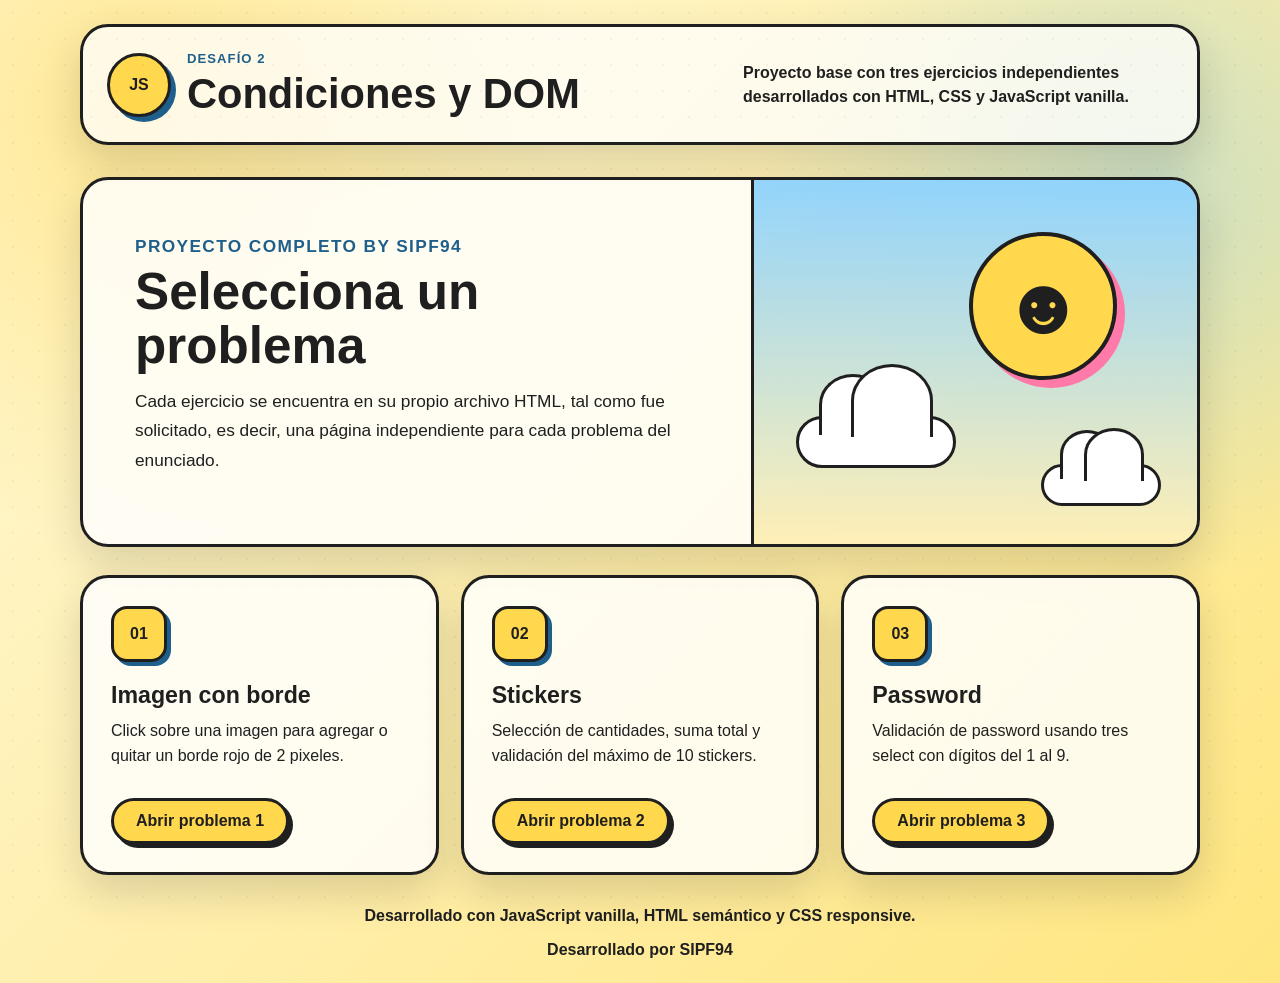
<file: index.html>
<!DOCTYPE html>
<html lang="es">
<head>
  <meta charset="UTF-8" />
  <meta name="viewport" content="width=device-width, initial-scale=1.0" />
  <title>Desafío Condiciones | Inicio</title>
  <link rel="stylesheet" href="css/styles.css" />
</head>
<body>
  <header class="site-header">
    <div class="brand">
      <span class="brand__badge">JS</span>
      <div>
        <p class="brand__eyebrow">Desafío 2</p>
        <h1>Condiciones y DOM</h1>
      </div>
    </div>
    <p class="site-header__description">
      Proyecto base con tres ejercicios independientes desarrollados con HTML, CSS y JavaScript vanilla.
    </p>
  </header>

  <main class="container">
    <section class="hero-card">
      <div class="hero-card__content">
        <p class="section-label">Proyecto completo by SIPF94</p>
        <h2>Selecciona un problema</h2>
        <p>
          Cada ejercicio se encuentra en su propio archivo HTML, tal como fue solicitado, es decir,
         una página independiente para cada problema del enunciado.
        </p>
      </div>
      <div class="hero-card__illustration" aria-hidden="true">
        <span class="sun-face">☻</span>
        <span class="cloud cloud--one"></span>
        <span class="cloud cloud--two"></span>
      </div>
    </section>

    <section class="menu-grid" aria-label="Listado de problemas">
      <article class="menu-card">
        <span class="menu-card__number">01</span>
        <h3>Imagen con borde</h3>
        <p>
          Click sobre una imagen para agregar o quitar un borde rojo de 2 pixeles.
        </p>
        <a class="button" href="problema-1.html">Abrir problema 1</a>
      </article>

      <article class="menu-card">
        <span class="menu-card__number">02</span>
        <h3>Stickers</h3>
        <p>
          Selección de cantidades, suma total y validación del máximo de 10 stickers.
        </p>
        <a class="button" href="problema-2.html">Abrir problema 2</a>
      </article>

      <article class="menu-card">
        <span class="menu-card__number">03</span>
        <h3>Password</h3>
        <p>
          Validación de password usando tres select con dígitos del 1 al 9.
        </p>
        <a class="button" href="problema-3.html">Abrir problema 3</a>
      </article>
    </section>
  </main>

  <footer class="site-footer">
    <p>Desarrollado con JavaScript vanilla, HTML semántico y CSS responsive.</p>
    <p>Desarrollado por SIPF94</p>
  </footer>
</body>
</html>
</file>
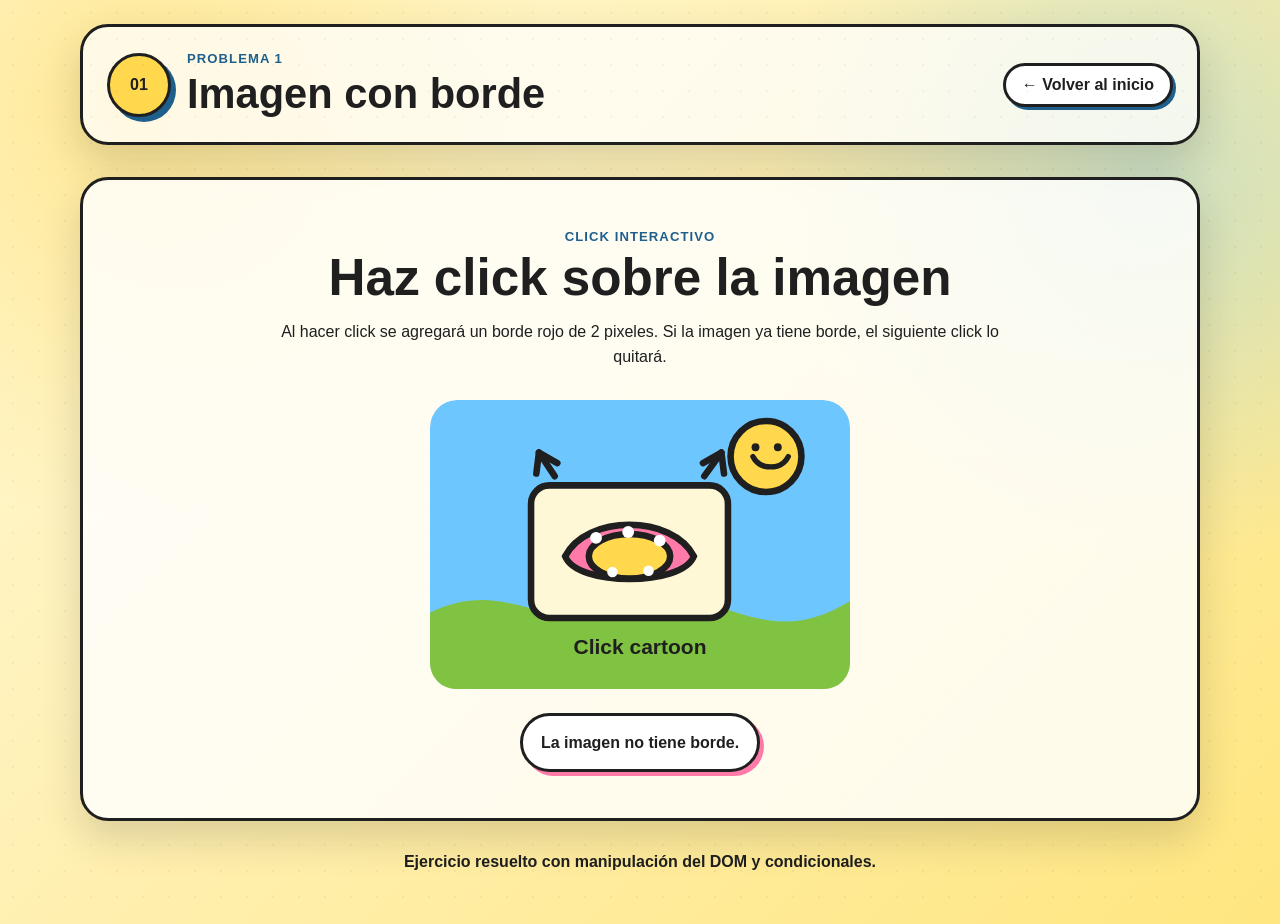
<file: problema-1.html>
<!DOCTYPE html>
<html lang="es">
<head>
  <meta charset="UTF-8" />
  <meta name="viewport" content="width=device-width, initial-scale=1.0" />
  <title>Problema 1 | Imagen con borde</title>
  <link rel="stylesheet" href="css/styles.css" />
</head>
<body>
  <header class="site-header">
    <div class="brand">
      <span class="brand__badge">01</span>
      <div>
        <p class="brand__eyebrow">Problema 1</p>
        <h1>Imagen con borde</h1>
      </div>
    </div>
    <a class="back-link" href="index.html">← Volver al inicio</a>
  </header>

  <main class="container">
    <section class="challenge-card">
      <p class="section-label">Click interactivo</p>
      <h2>Haz click sobre la imagen</h2>
      <p>
        Al hacer click se agregará un borde rojo de 2 pixeles. Si la imagen ya tiene borde,
        el siguiente click lo quitará.
      </p>

      <div class="single-image-wrapper">
        <img
          id="toggleBorderImage"
          class="single-challenge-image"
          src="assets/img/cartoon-card.svg"
          alt="Ilustración cartoon amarilla original"
        />
      </div>

      <p id="borderStatus" class="result-message" aria-live="polite">
        La imagen no tiene borde.
      </p>
    </section>
  </main>

  <footer class="site-footer">
    <p>Ejercicio resuelto con manipulación del DOM y condicionales.</p>
  </footer>

  <script src="js/problema1.js"></script>
</body>
</html>
</file>
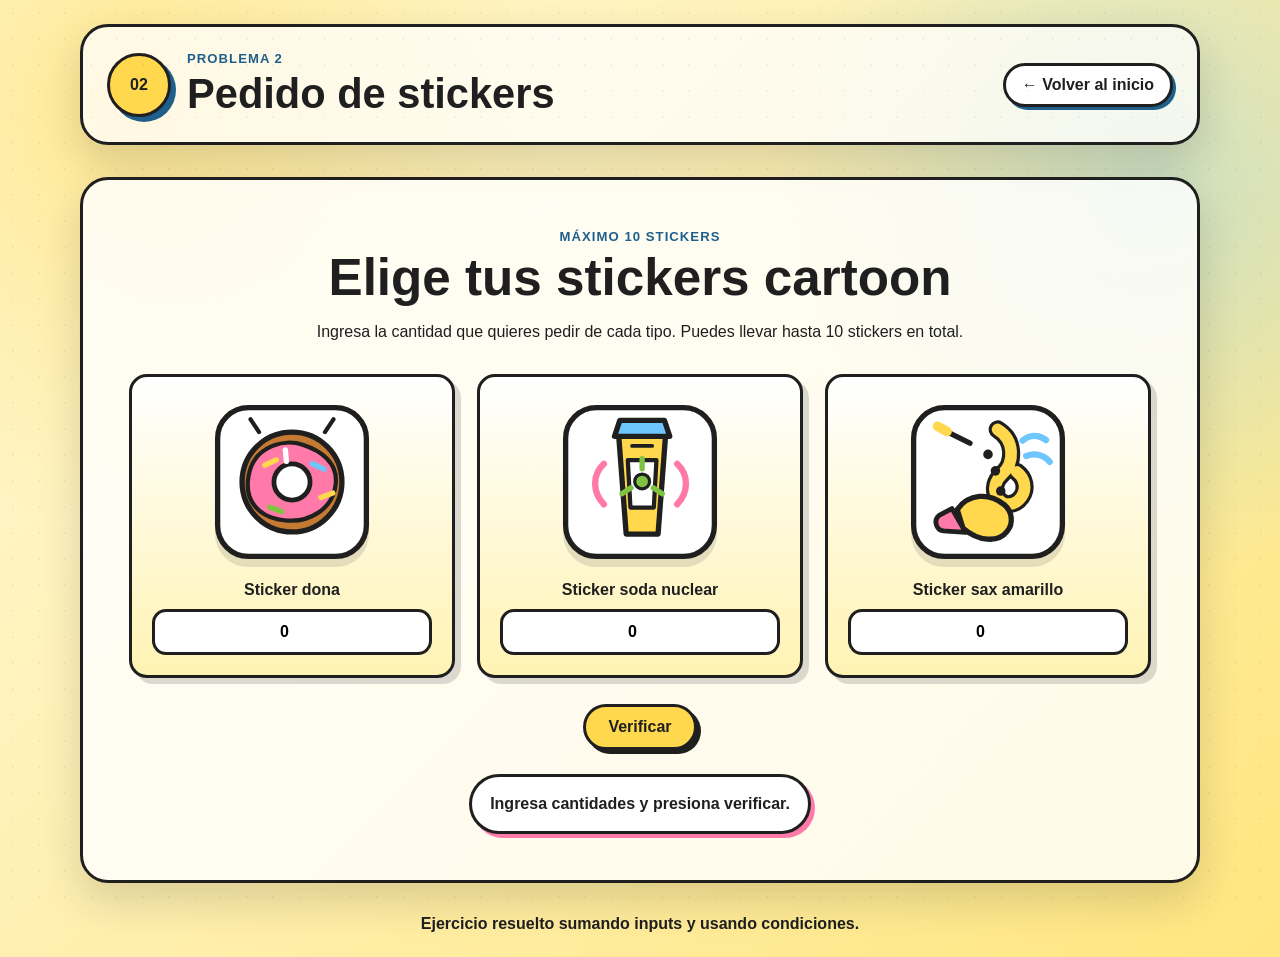
<file: problema-2.html>
<!DOCTYPE html>
<html lang="es">
<head>
  <meta charset="UTF-8" />
  <meta name="viewport" content="width=device-width, initial-scale=1.0" />
  <title>Problema 2 | Stickers</title>
  <link rel="stylesheet" href="css/styles.css" />
</head>
<body>
  <header class="site-header">
    <div class="brand">
      <span class="brand__badge">02</span>
      <div>
        <p class="brand__eyebrow">Problema 2</p>
        <h1>Pedido de stickers</h1>
      </div>
    </div>
    <a class="back-link" href="index.html">← Volver al inicio</a>
  </header>

  <main class="container">
    <section class="challenge-card">
      <p class="section-label">Máximo 10 stickers</p>
      <h2>Elige tus stickers cartoon</h2>
      <p>
        Ingresa la cantidad que quieres pedir de cada tipo. Puedes llevar hasta 10 stickers en total.
      </p>

      <div class="stickers-grid">
        <article class="sticker-card">
          <img src="assets/img/sticker-donut.svg" alt="Sticker original de dona rosada" />
          <label for="stickerDonut">Sticker dona</label>
          <input
            id="stickerDonut"
            class="sticker-input"
            type="number"
            min="0"
            max="10"
            step="1"
            value="0"
          />
        </article>

        <article class="sticker-card">
          <img src="assets/img/sticker-nuclear-soda.svg" alt="Sticker original de bebida amarilla cartoon" />
          <label for="stickerSoda">Sticker soda nuclear</label>
          <input
            id="stickerSoda"
            class="sticker-input"
            type="number"
            min="0"
            max="10"
            step="1"
            value="0"
          />
        </article>

        <article class="sticker-card">
          <img src="assets/img/sticker-sax.svg" alt="Sticker original de saxofón amarillo cartoon" />
          <label for="stickerSax">Sticker sax amarillo</label>
          <input
            id="stickerSax"
            class="sticker-input"
            type="number"
            min="0"
            max="10"
            step="1"
            value="0"
          />
        </article>
      </div>

      <button id="verifyStickersButton" class="button button--center" type="button">
        Verificar
      </button>

      <p id="stickersResult" class="result-message" aria-live="polite">
        Ingresa cantidades y presiona verificar.
      </p>
    </section>
  </main>

  <footer class="site-footer">
    <p>Ejercicio resuelto sumando inputs y usando condiciones.</p>
  </footer>

  <script src="js/problema2.js"></script>
</body>
</html>
</file>
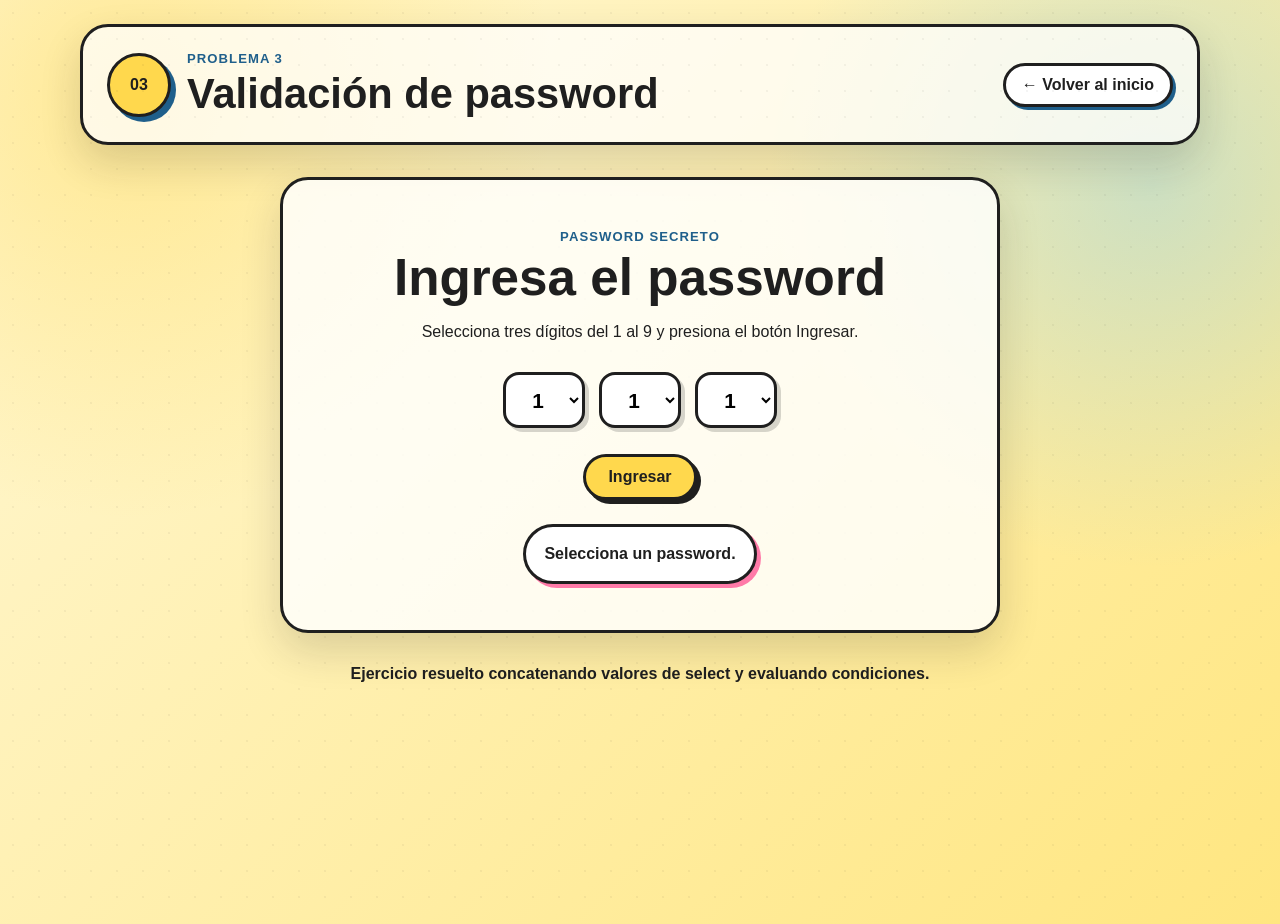
<file: problema-3.html>
<!DOCTYPE html>
<html lang="es">
<head>
  <meta charset="UTF-8" />
  <meta name="viewport" content="width=device-width, initial-scale=1.0" />
  <title>Problema 3 | Password</title>
  <link rel="stylesheet" href="css/styles.css" />
</head>
<body>
  <header class="site-header">
    <div class="brand">
      <span class="brand__badge">03</span>
      <div>
        <p class="brand__eyebrow">Problema 3</p>
        <h1>Validación de password</h1>
      </div>
    </div>
    <a class="back-link" href="index.html">← Volver al inicio</a>
  </header>

  <main class="container">
    <section class="challenge-card password-panel">
      <p class="section-label">Password secreto</p>
      <h2>Ingresa el password</h2>
      <p>
        Selecciona tres dígitos del 1 al 9 y presiona el botón Ingresar.
      </p>

      <div class="password-selects" aria-label="Selectores de password">
        <select id="passwordDigitOne" aria-label="Primer dígito">
          <option value="1">1</option>
          <option value="2">2</option>
          <option value="3">3</option>
          <option value="4">4</option>
          <option value="5">5</option>
          <option value="6">6</option>
          <option value="7">7</option>
          <option value="8">8</option>
          <option value="9">9</option>
        </select>

        <select id="passwordDigitTwo" aria-label="Segundo dígito">
          <option value="1">1</option>
          <option value="2">2</option>
          <option value="3">3</option>
          <option value="4">4</option>
          <option value="5">5</option>
          <option value="6">6</option>
          <option value="7">7</option>
          <option value="8">8</option>
          <option value="9">9</option>
        </select>

        <select id="passwordDigitThree" aria-label="Tercer dígito">
          <option value="1">1</option>
          <option value="2">2</option>
          <option value="3">3</option>
          <option value="4">4</option>
          <option value="5">5</option>
          <option value="6">6</option>
          <option value="7">7</option>
          <option value="8">8</option>
          <option value="9">9</option>
        </select>
      </div>

      <button id="passwordButton" class="button button--center" type="button">
        Ingresar
      </button>

      <p id="passwordResult" class="result-message" aria-live="polite">
        Selecciona un password.
      </p>
    </section>
  </main>

  <footer class="site-footer">
    <p>Ejercicio resuelto concatenando valores de select y evaluando condiciones.</p>
  </footer>

  <script src="js/problema3.js"></script>
</body>
</html>
</file>
<file: css/styles.css>
:root {
  --yellow: #ffd84d;
  --yellow-strong: #ffc400;
  --blue: #6ec6ff;
  --blue-dark: #1f5f8b;
  --red: #e21b1b;
  --pink: #ff7aa8;
  --green: #80c342;
  --ink: #1f1f1f;
  --paper: #fff8d7;
  --white: #ffffff;
  --shadow: 0 18px 40px rgba(31, 31, 31, 0.16);
  --radius-lg: 28px;
  --radius-md: 18px;
  --max-width: 1120px;
}

* {
  box-sizing: border-box;
}

body {
  margin: 0;
  font-family: "Trebuchet MS", Arial, sans-serif;
  color: var(--ink);
  background:
    radial-gradient(circle at 10% 10%, rgba(255, 216, 77, 0.45), transparent 30%),
    radial-gradient(circle at 90% 20%, rgba(110, 198, 255, 0.35), transparent 28%),
    linear-gradient(135deg, #fff8d7 0%, #ffe680 100%);
  min-height: 100vh;
}

body::before {
  content: "";
  position: fixed;
  inset: 0;
  pointer-events: none;
  opacity: 0.25;
  background-image:
    radial-gradient(circle, rgba(31, 31, 31, 0.18) 1px, transparent 1px);
  background-size: 26px 26px;
}

img {
  max-width: 100%;
  display: block;
}

button,
input,
select {
  font: inherit;
}

.site-header {
  width: min(var(--max-width), calc(100% - 32px));
  margin: 24px auto 0;
  padding: 24px;
  display: flex;
  justify-content: space-between;
  gap: 20px;
  align-items: center;
  background: rgba(255, 255, 255, 0.74);
  border: 3px solid var(--ink);
  border-radius: var(--radius-lg);
  box-shadow: var(--shadow);
}

.brand {
  display: flex;
  align-items: center;
  gap: 16px;
}

.brand__badge {
  width: 64px;
  height: 64px;
  display: grid;
  place-items: center;
  border: 3px solid var(--ink);
  border-radius: 50%;
  background: var(--yellow);
  color: var(--ink);
  font-weight: 900;
  box-shadow: 5px 5px 0 var(--blue-dark);
}

.brand__eyebrow,
.section-label {
  margin: 0 0 4px;
  color: var(--blue-dark);
  text-transform: uppercase;
  letter-spacing: 0.08em;
  font-weight: 900;
  font-size: 0.82rem;
}

h1,
h2,
h3,
p {
  margin-top: 0;
}

h1 {
  margin-bottom: 0;
  font-size: clamp(1.6rem, 4vw, 2.6rem);
}

h2 {
  font-size: clamp(1.8rem, 5vw, 3.2rem);
  line-height: 1.05;
  margin-bottom: 14px;
}

h3 {
  font-size: 1.45rem;
  margin-bottom: 10px;
}

.site-header__description {
  max-width: 430px;
  margin: 0;
  line-height: 1.5;
  font-weight: 700;
}

.container {
  width: min(var(--max-width), calc(100% - 32px));
  margin: 32px auto;
}

.hero-card,
.challenge-card,
.menu-card {
  position: relative;
  background: rgba(255, 255, 255, 0.82);
  border: 3px solid var(--ink);
  border-radius: var(--radius-lg);
  box-shadow: var(--shadow);
}

.hero-card {
  overflow: hidden;
  min-height: 310px;
  display: grid;
  grid-template-columns: 1.2fr 0.8fr;
}

.hero-card__content {
  padding: clamp(28px, 5vw, 52px);
}

.hero-card__content p {
  max-width: 650px;
  line-height: 1.7;
  font-size: 1.08rem;
}

.hero-card__illustration {
  position: relative;
  min-height: 280px;
  background:
    linear-gradient(180deg, rgba(110, 198, 255, 0.75), rgba(255, 216, 77, 0.35));
  border-left: 3px solid var(--ink);
  overflow: hidden;
}

.sun-face {
  position: absolute;
  width: 148px;
  height: 148px;
  right: 18%;
  top: 52px;
  display: grid;
  place-items: center;
  border: 4px solid var(--ink);
  border-radius: 50%;
  background: var(--yellow);
  font-size: 5rem;
  line-height: 1;
  box-shadow: 8px 8px 0 var(--pink);
}

.cloud {
  position: absolute;
  background: var(--white);
  border: 3px solid var(--ink);
  border-radius: 999px;
}

.cloud::before,
.cloud::after {
  content: "";
  position: absolute;
  background: var(--white);
  border: 3px solid var(--ink);
  border-bottom: 0;
  border-radius: 50% 50% 0 0;
}

.cloud--one {
  width: 160px;
  height: 52px;
  left: 42px;
  bottom: 76px;
}

.cloud--one::before {
  width: 62px;
  height: 58px;
  left: 20px;
  bottom: 30px;
}

.cloud--one::after {
  width: 76px;
  height: 70px;
  right: 20px;
  bottom: 28px;
}

.cloud--two {
  width: 120px;
  height: 42px;
  right: 36px;
  bottom: 38px;
}

.cloud--two::before {
  width: 48px;
  height: 46px;
  left: 16px;
  bottom: 24px;
}

.cloud--two::after {
  width: 54px;
  height: 50px;
  right: 14px;
  bottom: 22px;
}

.menu-grid {
  display: grid;
  grid-template-columns: repeat(3, 1fr);
  gap: 22px;
  margin-top: 28px;
}

.menu-card {
  padding: 28px;
  display: flex;
  flex-direction: column;
  min-height: 300px;
}

.menu-card__number {
  width: 56px;
  height: 56px;
  display: grid;
  place-items: center;
  margin-bottom: 20px;
  border: 3px solid var(--ink);
  border-radius: 16px;
  background: var(--yellow);
  font-weight: 900;
  box-shadow: 4px 4px 0 var(--blue-dark);
}

.menu-card p {
  line-height: 1.55;
  flex: 1;
}

.button {
  display: inline-flex;
  align-items: center;
  justify-content: center;
  width: fit-content;
  min-height: 46px;
  padding: 0 22px;
  border: 3px solid var(--ink);
  border-radius: 999px;
  background: var(--yellow);
  color: var(--ink);
  text-decoration: none;
  font-weight: 900;
  cursor: pointer;
  box-shadow: 4px 4px 0 var(--ink);
  transition: transform 160ms ease, box-shadow 160ms ease, background 160ms ease;
}

.button:hover,
.button:focus-visible {
  background: var(--yellow-strong);
  transform: translate(-2px, -2px);
  box-shadow: 6px 6px 0 var(--ink);
}

.button:active {
  transform: translate(2px, 2px);
  box-shadow: 2px 2px 0 var(--ink);
}

.button--center {
  margin: 26px auto 0;
  display: flex;
}

.back-link {
  color: var(--ink);
  font-weight: 900;
  text-decoration: none;
  background: var(--white);
  border: 3px solid var(--ink);
  border-radius: 999px;
  padding: 10px 16px;
  box-shadow: 3px 3px 0 var(--blue-dark);
}

.back-link:hover,
.back-link:focus-visible {
  background: var(--yellow);
}

.challenge-card {
  padding: clamp(26px, 5vw, 46px);
  text-align: center;
}

.challenge-card > p {
  max-width: 720px;
  margin-left: auto;
  margin-right: auto;
  line-height: 1.6;
}

.single-image-wrapper {
  display: flex;
  justify-content: center;
  margin: 30px auto 18px;
}

.single-challenge-image {
  width: min(420px, 100%);
  border-radius: 26px;
  cursor: pointer;
  transition: transform 180ms ease, box-shadow 180ms ease, border 180ms ease;
}

.single-challenge-image:hover {
  transform: rotate(-1deg) scale(1.015);
}

.has-red-border {
  border: 2px solid var(--red);
  box-shadow: 0 0 0 8px rgba(226, 27, 27, 0.13), var(--shadow);
}

.result-message {
  min-height: 34px;
  margin: 24px auto 0;
  padding: 14px 18px;
  width: fit-content;
  max-width: 100%;
  border: 3px solid var(--ink);
  border-radius: 999px;
  background: var(--white);
  font-weight: 900;
  box-shadow: 4px 4px 0 var(--pink);
}

.result-message.is-warning {
  background: #ffe0e0;
  color: #8a0000;
}

.result-message.is-success {
  background: #e9ffd9;
  color: #1f5e0f;
}

.stickers-grid {
  display: grid;
  grid-template-columns: repeat(3, 1fr);
  gap: 22px;
  margin-top: 30px;
}

.sticker-card {
  padding: 20px;
  border: 3px solid var(--ink);
  border-radius: var(--radius-md);
  background: linear-gradient(180deg, #ffffff 0%, #fff3b3 100%);
  box-shadow: 6px 6px 0 rgba(31, 31, 31, 0.16);
}

.sticker-card img {
  width: 170px;
  height: 170px;
  object-fit: contain;
  margin: 0 auto 14px;
  filter: drop-shadow(0 8px 0 rgba(31, 31, 31, 0.12));
}

.sticker-card label {
  display: block;
  margin-bottom: 10px;
  font-weight: 900;
}

.sticker-input {
  width: 100%;
  min-height: 46px;
  padding: 8px 12px;
  text-align: center;
  border: 3px solid var(--ink);
  border-radius: 14px;
  background: var(--white);
  font-weight: 900;
}

.sticker-input:focus {
  outline: 4px solid rgba(110, 198, 255, 0.45);
}

.password-panel {
  max-width: 720px;
  margin: 0 auto;
}

.password-selects {
  display: flex;
  justify-content: center;
  gap: 14px;
  margin-top: 28px;
}

.password-selects select {
  width: 82px;
  min-height: 56px;
  padding: 8px 12px;
  border: 3px solid var(--ink);
  border-radius: 16px;
  background: var(--white);
  font-size: 1.3rem;
  font-weight: 900;
  text-align: center;
  cursor: pointer;
  box-shadow: 4px 4px 0 rgba(31, 31, 31, 0.18);
}

.password-selects select:focus {
  outline: 4px solid rgba(255, 196, 0, 0.5);
}

.site-footer {
  width: min(var(--max-width), calc(100% - 32px));
  margin: 32px auto 24px;
  text-align: center;
  font-weight: 900;
}

@media (max-width: 860px) {
  .site-header {
    align-items: flex-start;
    flex-direction: column;
  }

  .hero-card {
    grid-template-columns: 1fr;
  }

  .hero-card__illustration {
    border-left: 0;
    border-top: 3px solid var(--ink);
  }

  .menu-grid,
  .stickers-grid {
    grid-template-columns: 1fr;
  }

  .menu-card {
    min-height: auto;
  }
}

@media (max-width: 520px) {
  .site-header,
  .challenge-card,
  .menu-card {
    border-width: 2px;
  }

  .brand__badge {
    width: 52px;
    height: 52px;
  }

  .password-selects {
    gap: 8px;
  }

  .password-selects select {
    width: 64px;
  }

  .result-message {
    border-radius: 18px;
  }
}
</file>
